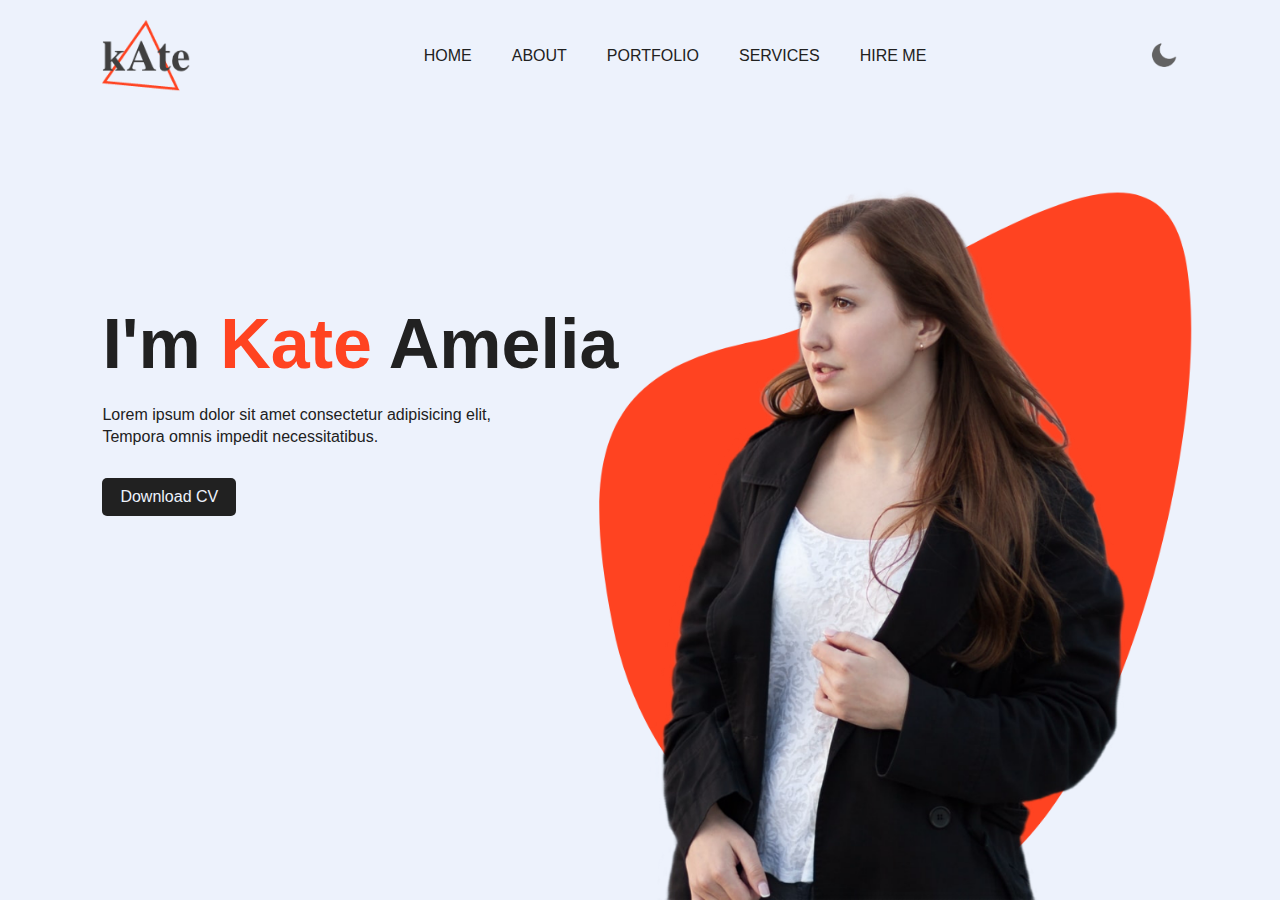
<file: Dark Mode Website/index.html>
<!DOCTYPE html>
<html lang="en">
  <head>
    <meta charset="UTF-8" />
    <meta http-equiv="X-UA-Compatible" content="IE=edge" />
    <meta name="viewport" content="width= , initial-scale=1.0" />
    <title>Portfolio Website</title>
    <link rel="stylesheet" href="style.css" />
    <link
      rel="stylesheet"
      href="https://cdnjs.cloudflare.com/ajax/libs/font-awesome/6.1.1/css/all.min.css"
      integrity="sha512-KfkfwYDsLkIlwQp6LFnl8zNdLGxu9YAA1QvwINks4PhcElQSvqcyVLLD9aMhXd13uQjoXtEKNosOWaZqXgel0g=="
      crossorigin="anonymous"
      referrerpolicy="no-referrer"
    />
  </head>
  <body>
    <section class="hero">
      <nav>
        <img src="images/logo.png" alt="logo" class="logo" />
        <ul>
          <li><a href="#">HOME</a></li>
          <li><a href="#">ABOUT</a></li>
          <li><a href="#">PORTFOLIO</a></li>
          <li><a href="#">SERVICES</a></li>
          <li><a href="#">HIRE ME</a></li>
        </ul>
        <img src="icons/moon.png" id="icon" />
      </nav>
      <section class="info">
        <h1>I'm <span>Kate</span> Amelia</h1>
        <p>
          Lorem ipsum dolor sit amet consectetur adipisicing elit,<br />
          Tempora omnis impedit necessitatibus.
        </p>
        <a href="#">Download CV</a>
      </section>
      <section class="img-box">
        <img src="images/pattern.png" class="black-img" />
        <img src="images/girl.png" class="main-img" />
      </section>
      <section class="socials">
        <a href=""><i class="fab fa-linkedin-in"></i></a>
        <a href=""><i class="fab fa-behance"></i></a>
        <a href=""><i class="fab fa-dribbble"></i></a>
      </section>
    </section>
    <script src="script.js"></script>
  </body>
</html>
</file>
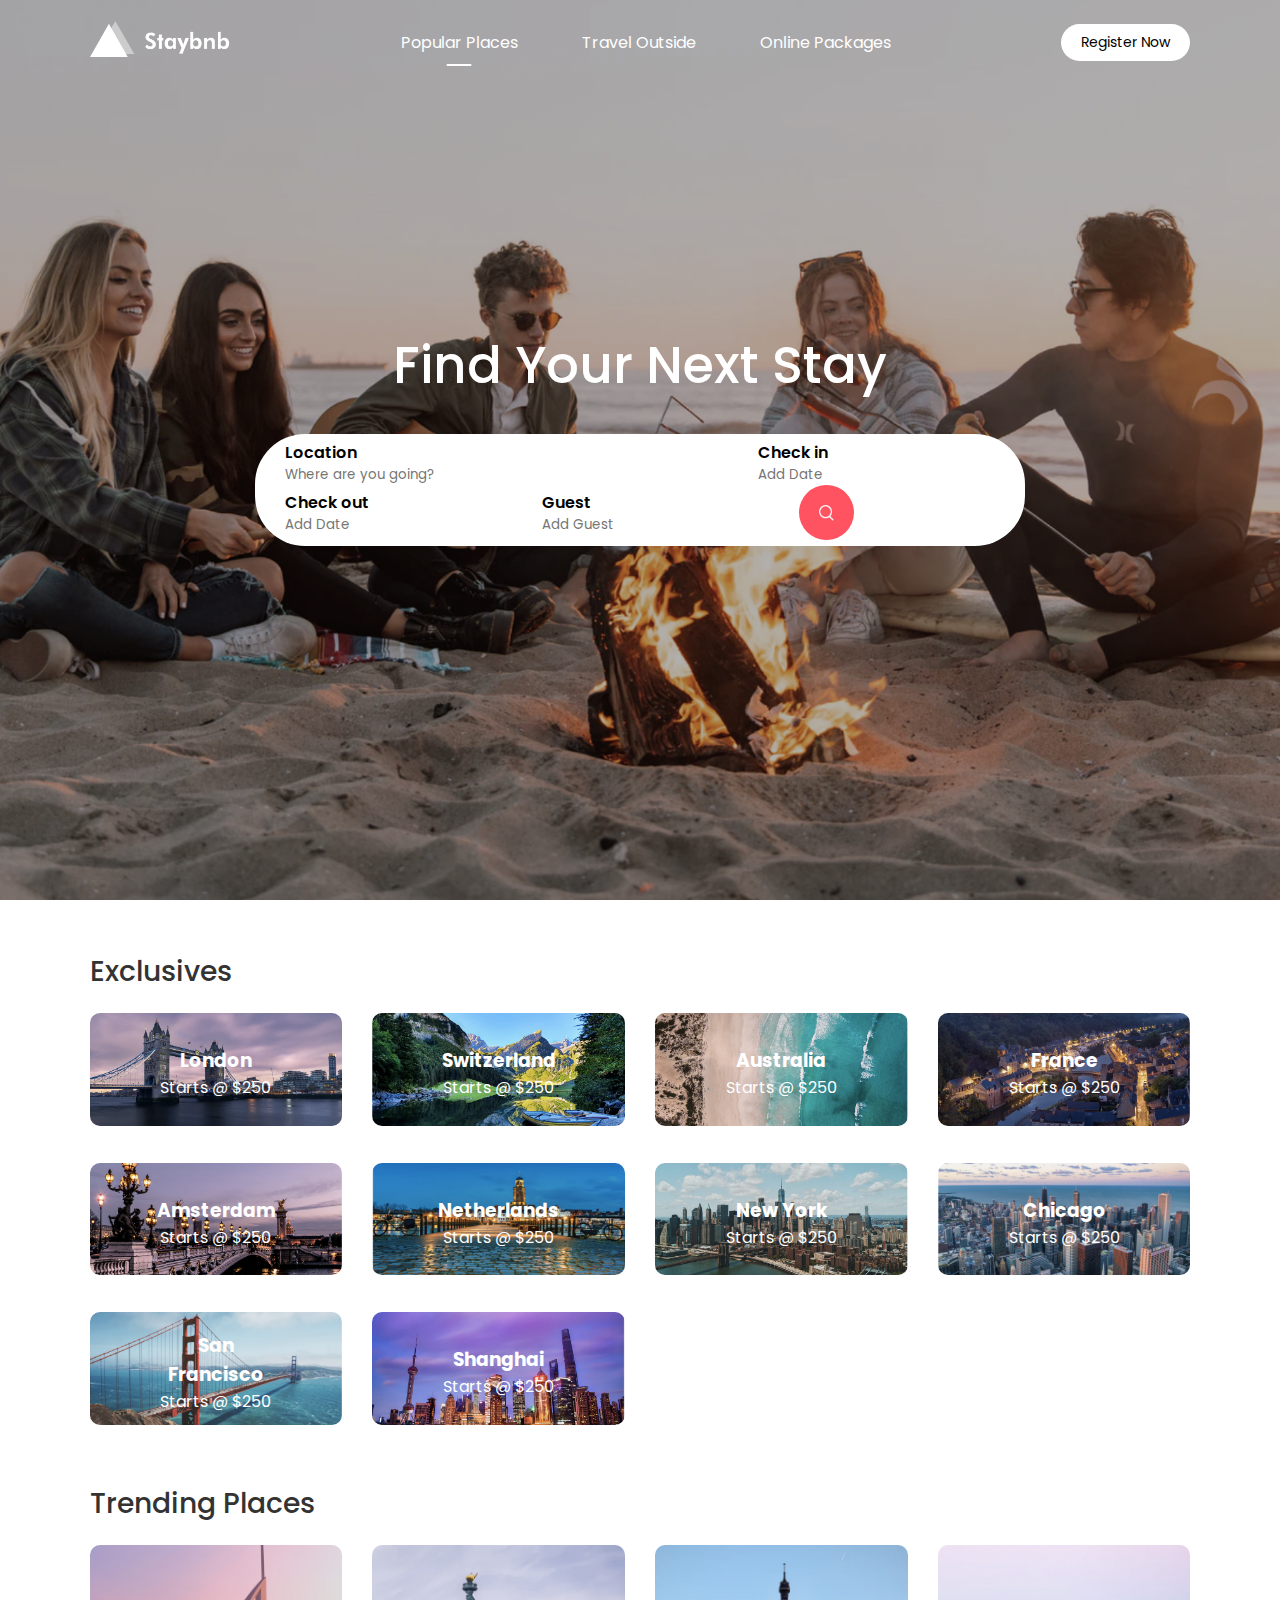
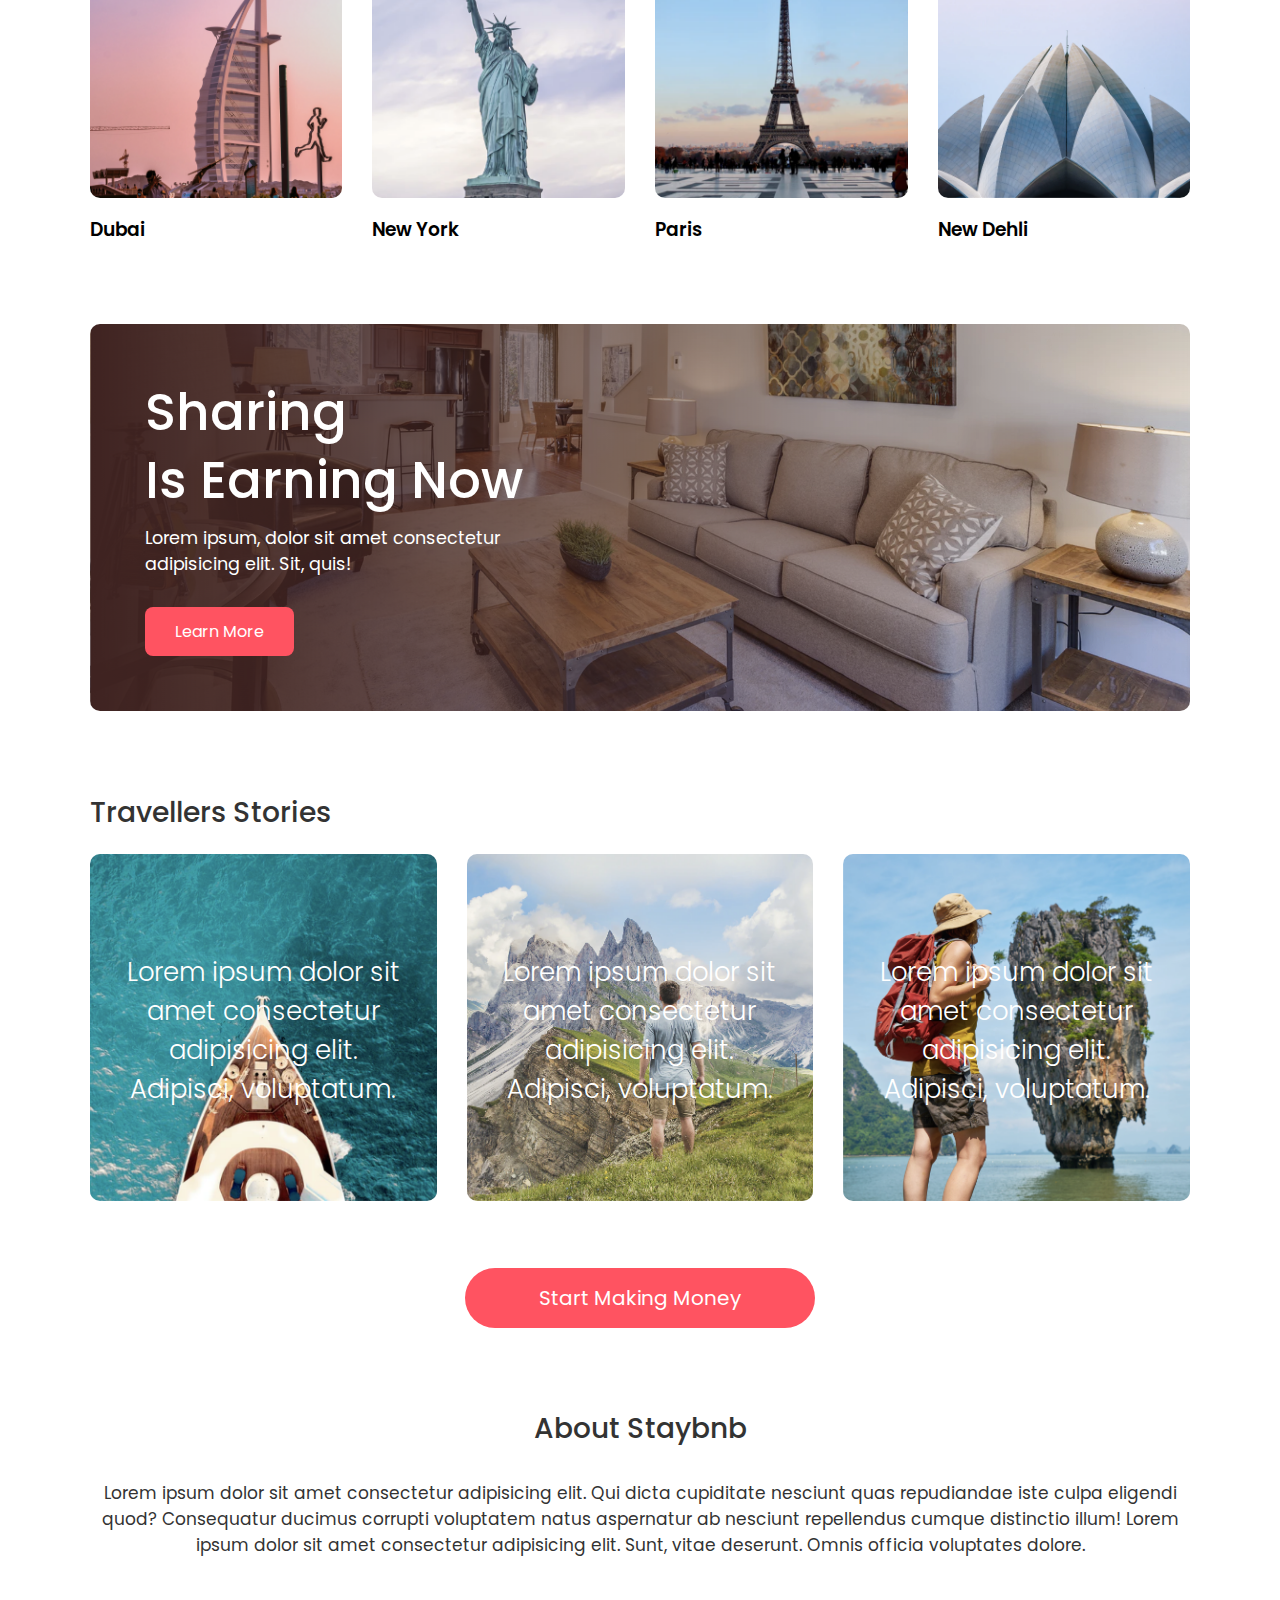
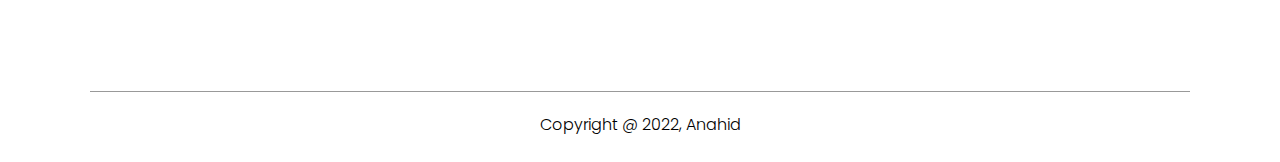
<file: Rental Website/index.html>
<!DOCTYPE html>
<html lang="en">
  <head>
    <meta charset="UTF-8" />
    <meta http-equiv="X-UA-Compatible" content="IE=edge" />
    <meta name="viewport" content="width=device-width, initial-scale=1.0" />
    <title>Rental Website</title>
    <link rel="stylesheet" href="style.css" />
    <link
      rel="stylesheet"
      href="https://cdnjs.cloudflare.com/ajax/libs/font-awesome/6.1.1/css/all.min.css"
      integrity="sha512-KfkfwYDsLkIlwQp6LFnl8zNdLGxu9YAA1QvwINks4PhcElQSvqcyVLLD9aMhXd13uQjoXtEKNosOWaZqXgel0g=="
      crossorigin="anonymous"
      referrerpolicy="no-referrer"
    />
  </head>
  <body>
    <!-- header -->
    <header>
      <nav id="navbar">
        <a href="index.html">
          <img src="images/logo.png" alt="logo" class="logo" />
        </a>
        <ul class="nav-links">
          <li><a href="#" class="active">Popular Places</a></li>
          <li><a href="#">Travel Outside</a></li>
          <li><a href="#">Online Packages</a></li>
        </ul>
        <a href="#" class="register-btn">Register Now</a>
        <i class="fas fa-bars"></i>
      </nav>
      <section class="container">
        <h1>Find Your Next Stay</h1>
        <section class="search-box">
          <form>
            <section class="location-input">
              <label for="">Location</label>
              <input type="text" placeholder="Where are you going?" />
            </section>
            <section>
              <label for="">Check in</label>
              <input type="text" placeholder="Add Date" />
            </section>
            <section>
              <label for="">Check out</label>
              <input type="text" placeholder="Add Date" />
            </section>
            <section>
              <label for="">Guest</label>
              <input type="text" placeholder="Add Guest" />
            </section>
            <button type="submit"><img src="images/search.png" /></button>
          </form>
        </section>
      </section>
    </header>

    <section class="container">
      <!-- Exclusives -->
      <h2 class="sub-title">Exclusives</h2>
      <section class="exclusives">
        <section>
          <img src="images/image-1.png" />
          <span>
            <h3>London</h3>
            <p>Starts @ $250</p>
          </span>
        </section>
        <section>
          <img src="images/image-2.png" />
          <span>
            <h3>Switzerland</h3>
            <p>Starts @ $250</p>
          </span>
        </section>
        <section>
          <img src="images/image-3.png" />
          <span>
            <h3>Australia</h3>
            <p>Starts @ $250</p>
          </span>
        </section>
        <section>
          <img src="images/image-4.png" />
          <span>
            <h3>France</h3>
            <p>Starts @ $250</p>
          </span>
        </section>
        <section>
          <img src="images/image-5.png" />
          <span>
            <h3>Amsterdam</h3>
            <p>Starts @ $250</p>
          </span>
        </section>
        <section>
          <img src="images/image-6.png" />
          <span>
            <h3>Netherlands</h3>
            <p>Starts @ $250</p>
          </span>
        </section>
        <section>
          <img src="images/image-7.png" />
          <span>
            <h3>New York</h3>
            <p>Starts @ $250</p>
          </span>
        </section>
        <section>
          <img src="images/image-8.png" />
          <span>
            <h3>Chicago</h3>
            <p>Starts @ $250</p>
          </span>
        </section>
        <section>
          <img src="images/image-9.png" />
          <span>
            <h3>San Francisco</h3>
            <p>Starts @ $250</p>
          </span>
        </section>
        <section>
          <img src="images/image-10.png" />
          <span>
            <h3>Shanghai</h3>
            <p>Starts @ $250</p>
          </span>
        </section>
      </section>
      <!-- Trending Places -->
      <h2 class="sub-title">Trending Places</h2>
      <section class="trending">
        <section>
          <img src="images/dubai.png" />
          <h3>Dubai</h3>
        </section>
        <section>
          <img src="images/new-york.png" />
          <h3>New York</h3>
        </section>
        <section>
          <img src="images/paris.png" />
          <h3>Paris</h3>
        </section>
        <section>
          <img src="images/new-delhi.png" />
          <h3>New Dehli</h3>
        </section>
      </section>

      <!-- casll to action -->
      <section class="cta">
        <h3>
          Sharing <br />
          Is Earning Now
        </h3>
        <p>
          Lorem ipsum, dolor sit amet consectetur <br />
          adipisicing elit. Sit, quis!
        </p>
        <a href="#" class="cta-btn">Learn More</a>
      </section>
      <!-- Travellers Stories -->
      <h2 class="sub-title">Travellers Stories</h2>
      <section class="stories">
        <section>
          <img src="images/story-1.png" />
          <p>
            Lorem ipsum dolor sit amet consectetur adipisicing elit. Adipisci,
            voluptatum.
          </p>
        </section>
        <section>
          <img src="images/story-2.png" />
          <p>
            Lorem ipsum dolor sit amet consectetur adipisicing elit. Adipisci,
            voluptatum.
          </p>
        </section>
        <section>
          <img src="images/story-3.png" />
          <p>
            Lorem ipsum dolor sit amet consectetur adipisicing elit. Adipisci,
            voluptatum.
          </p>
        </section>
      </section>

      <a href="#" class="start-btn">Start Making Money</a>

      <!-- about msg -->
      <section class="about-msg">
        <h2>About Staybnb</h2>
        <p>
          Lorem ipsum dolor sit amet consectetur adipisicing elit. Qui dicta
          cupiditate nesciunt quas repudiandae iste culpa eligendi quod?
          Consequatur ducimus corrupti voluptatem natus aspernatur ab nesciunt
          repellendus cumque distinctio illum! Lorem ipsum dolor sit amet
          consectetur adipisicing elit. Sunt, vitae deserunt. Omnis officia
          voluptates dolore.
        </p>
      </section>

      <!-- footer -->
      <footer>
        <a href="https://facebook.com/"><i class="fab fa-facebook"></i></a>
        <a href="https://twitter.com/"><i class="fab fa-twitter"></i></a>
        <a href="https://youtube.com/"><i class="fab fa-youtube"></i></a>
        <a href="https://instagram.com/"><i class="fab fa-instagram"></i></a>
        <a href="https://linkedin.com/"><i class="fab fa-linkedin"></i></a>
        <hr />
        <p>Copyright @ 2022, Anahid</p>
      </footer>
    </section>
    <script src="script.js"></script>
  </body>
</html>
</file>
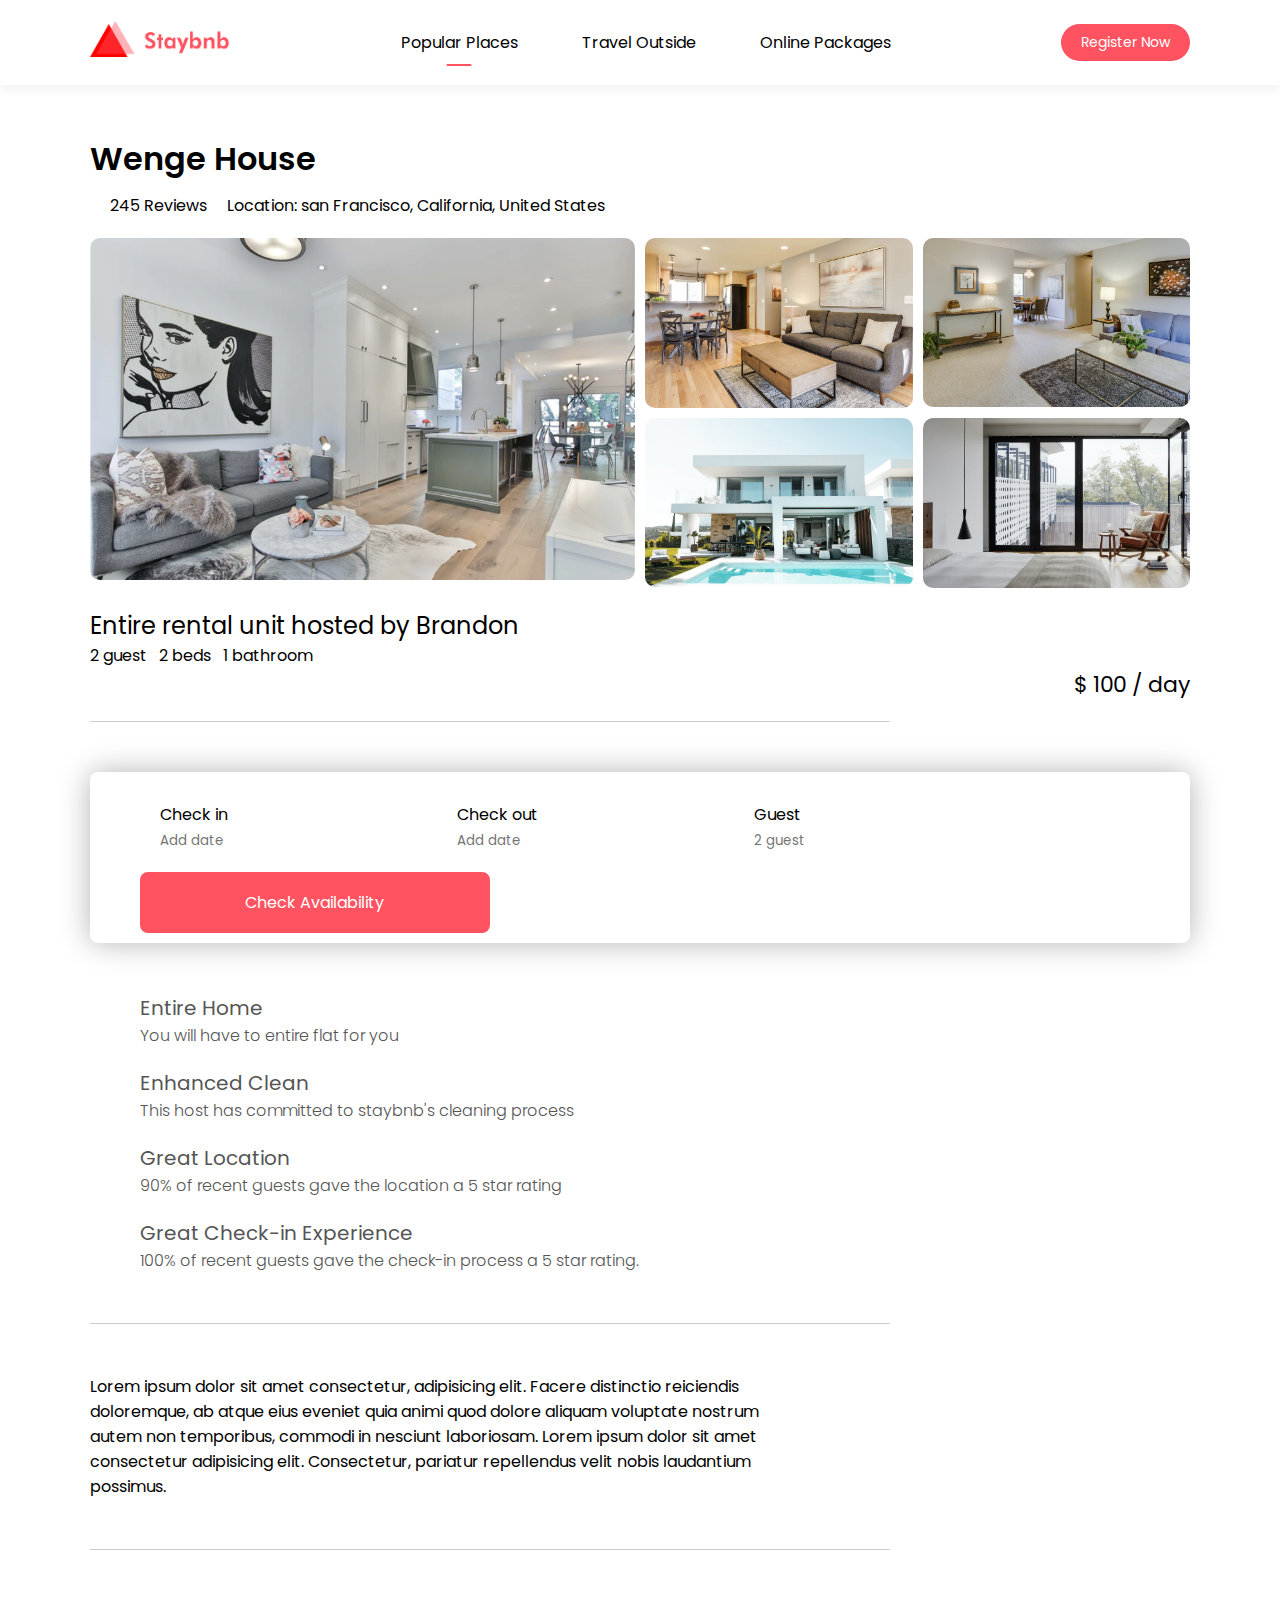
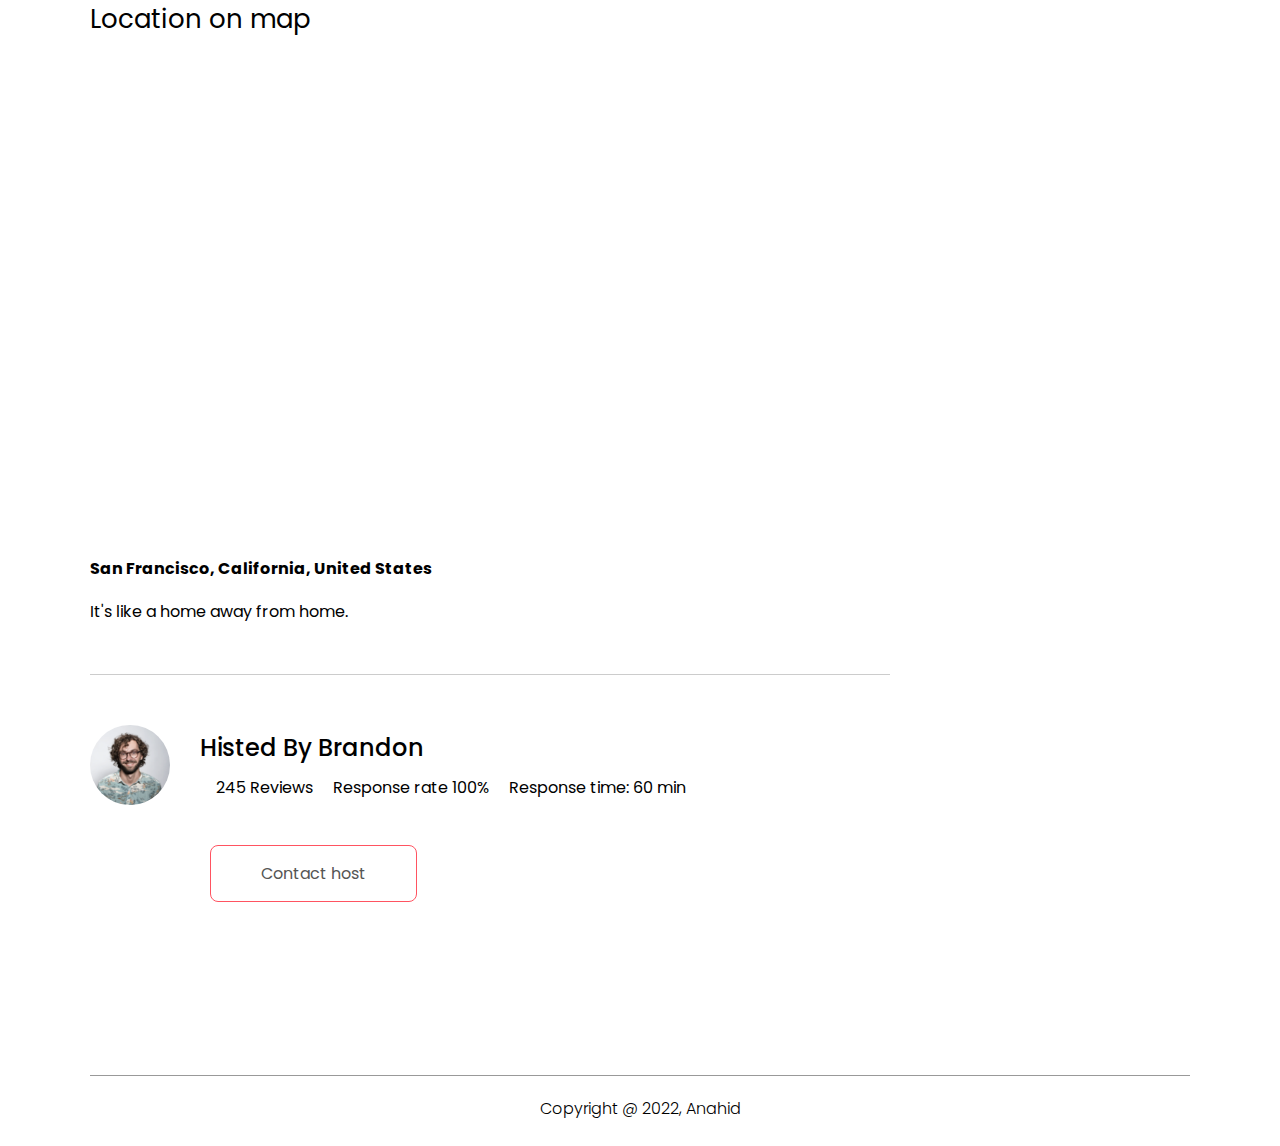
<file: Rental Website/house.html>
<!DOCTYPE html>
<html lang="en">
  <head>
    <meta charset="UTF-8" />
    <meta http-equiv="X-UA-Compatible" content="IE=edge" />
    <meta name="viewport" content="width=device-width, initial-scale=1.0" />
    <title>House Details</title>
    <link rel="stylesheet" href="style.css" />
    <link
      rel="stylesheet"
      href="https://cdnjs.cloudflare.com/ajax/libs/font-awesome/6.1.1/css/all.min.css"
      integrity="sha512-KfkfwYDsLkIlwQp6LFnl8zNdLGxu9YAA1QvwINks4PhcElQSvqcyVLLD9aMhXd13uQjoXtEKNosOWaZqXgel0g=="
      crossorigin="anonymous"
      referrerpolicy="no-referrer"
    />
  </head>
  <body>
    <!-- navbar -->
    <nav id="navbar" class="navbar-white">
      <a href="index.html">
        <img src="images/logo-red.png" alt="logo" class="logo" />
      </a>
      <ul class="nav-links">
        <li><a href="#" class="active">Popular Places</a></li>
        <li><a href="#">Travel Outside</a></li>
        <li><a href="listing.html">Online Packages</a></li>
      </ul>
      <a href="#" class="register-btn">Register Now</a>
      <i class="fas fa-bars"></i>
    </nav>

    <section class="container">
      <!-- house details -->
      <secction class="house-details">
        <!-- house title -->
        <section class="house-title">
          <h1>Wenge House</h1>
          <section class="row">
            <div>
              <i class="fas fa-star"></i>
              <i class="fas fa-star"></i>
              <i class="fas fa-star"></i>
              <i class="fas fa-star-half-alt"></i>
              <i class="far fa-star"></i>
              <span>245 Reviews</span>
            </div>
            <section>
              <p>Location: san Francisco, California, United States</p>
            </section>
          </section>
        </section>
        <!-- house gallery -->
        <section class="gallery">
          <section class="gallery-img-1">
            <img src="images/house-1.png" />
          </section>
          <section><img src="images/house-2.png" /></section>
          <section><img src="images/house-3.png" /></section>
          <section><img src="images/house-4.png" /></section>
          <section><img src="images/house-5.png" /></section>
        </section>
        <section class="small-details">
          <h2>Entire rental unit hosted by Brandon</h2>
          <p>2 guest &nbsp; 2 beds &nbsp; 1 bathroom</p>
          <h4>$ 100 / day</h4>
        </section>
        <hr class="line" />

        <!-- form -->
        <form class="check-form">
          <section>
            <label>Check in</label>
            <input type="text" placeholder="Add date" />
          </section>
          <section>
            <label>Check out</label>
            <input type="text" placeholder="Add date" />
          </section>
          <section class="guest-field">
            <label>Guest</label>
            <input type="text" placeholder="2 guest" />
          </section>
          <button type="submit">Check Availability</button>
        </form>
      </secction>

      <!-- details list -->
      <ul class="details-list">
        <li>
          <i class="fas fa-house"></i>
          Entire Home
          <span>You will have to entire flat for you</span>
        </li>
        <li>
          <i class="fas fa-paint-brush"></i>
          Enhanced Clean
          <span>This host has committed to staybnb's cleaning process</span>
        </li>
        <li>
          <i class="fas fa-map-marked-alt"></i>
          Great Location
          <span>90% of recent guests gave the location a 5 star rating</span>
        </li>
        <li>
          <i class="fas fa-heart"></i>
          Great Check-in Experience
          <span
            >100% of recent guests gave the check-in process a 5 star
            rating.</span
          >
        </li>
      </ul>

      <hr class="line" />

      <p class="home-desc">
        Lorem ipsum dolor sit amet consectetur, adipisicing elit. Facere
        distinctio reiciendis doloremque, ab atque eius eveniet quia animi quod
        dolore aliquam voluptate nostrum autem non temporibus, commodi in
        nesciunt laboriosam. Lorem ipsum dolor sit amet consectetur adipisicing
        elit. Consectetur, pariatur repellendus velit nobis laudantium possimus.
      </p>
      <hr class="line" />

      <!-- Map -->
      <section class="map">
        <h3>Location on map</h3>
        <iframe
          src="https://www.google.com/maps/embed?pb=!1m18!1m12!1m3!1d100939.98555120401!2d-122.50764008500157!3d37.75781499644896!2m3!1f0!2f0!3f0!3m2!1i1024!2i768!4f13.1!3m3!1m2!1s0x80859a6d00690021%3A0x4a501367f076adff!2sSan%20Francisco%2C%20CA%2C%20USA!5e0!3m2!1sen!2sge!4v1649318178478!5m2!1sen!2sge"
          width="600"
          height="450"
          style="border: 0"
          allowfullscreen=""
          loading="lazy"
          referrerpolicy="no-referrer-when-downgrade"
        ></iframe>
        <b>San Francisco, California, United States </b>
        <p>It's like a home away from home.</p>
      </section>

      <hr class="line" />

      <!-- host -->
      <section class="host">
        <img src="images/host.png" />
        <section>
          <h2>Histed By Brandon</h2>
          <p>
            <span>
              <i class="fas fa-star"></i>
              <i class="fas fa-star"></i>
              <i class="fas fa-star"></i>
              <i class="fas fa-star"></i>
              <i class="fas fa-star-half-alt"></i>
            </span>
            &nbsp; &nbsp; 245 Reviews &nbsp; &nbsp; Response rate 100% &nbsp;
            &nbsp; Response time: 60 min
          </p>
        </section>
      </section>
      <a href="#" class="contact-host">Contact host</a>
      <!-- footer -->
      <footer>
        <a href="https://facebook.com/"><i class="fab fa-facebook"></i></a>
        <a href="https://twitter.com/"><i class="fab fa-twitter"></i></a>
        <a href="https://youtube.com/"><i class="fab fa-youtube"></i></a>
        <a href="https://instagram.com/"><i class="fab fa-instagram"></i></a>
        <a href="https://linkedin.com/"><i class="fab fa-linkedin"></i></a>
        <hr />
        <p>Copyright @ 2022, Anahid</p>
      </footer>
    </section>
    <script src="script.js"></script>
  </body>
</html>
</file>
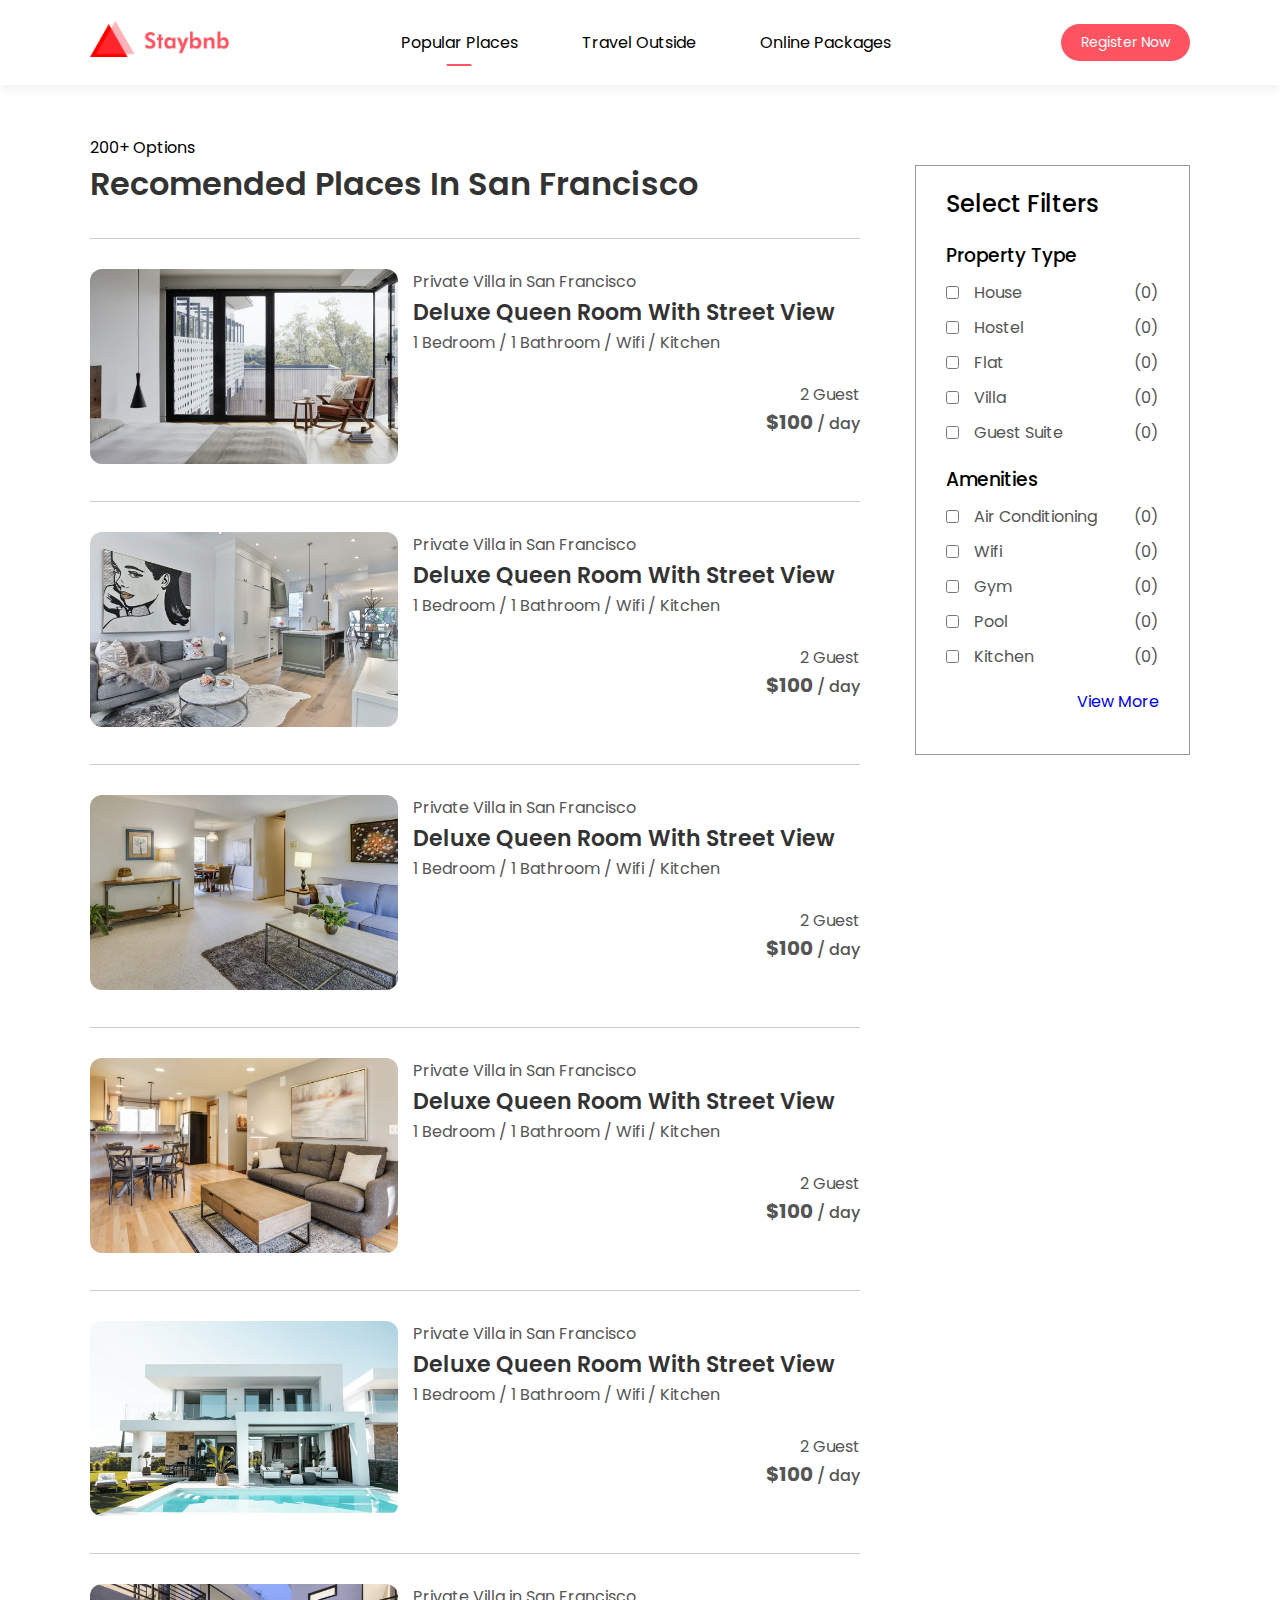
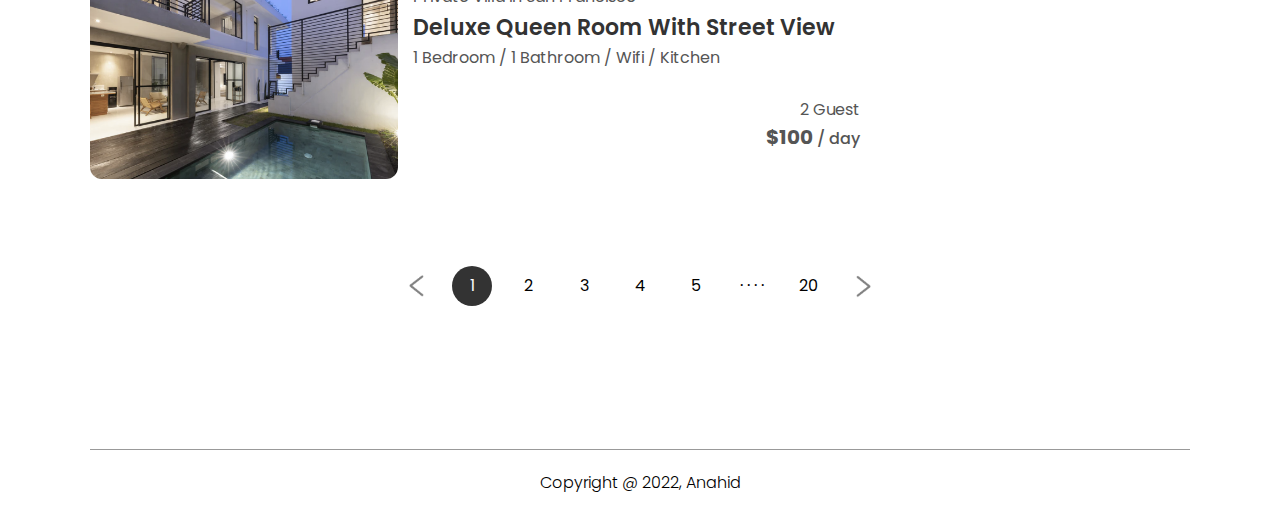
<file: Rental Website/listing.html>
<!DOCTYPE html>
<html lang="en">
  <head>
    <meta charset="UTF-8" />
    <meta http-equiv="X-UA-Compatible" content="IE=edge" />
    <meta name="viewport" content="width=device-width, initial-scale=1.0" />
    <title>House Lists</title>
    <link rel="stylesheet" href="style.css" />
    <link
      rel="stylesheet"
      href="https://cdnjs.cloudflare.com/ajax/libs/font-awesome/6.1.1/css/all.min.css"
      integrity="sha512-KfkfwYDsLkIlwQp6LFnl8zNdLGxu9YAA1QvwINks4PhcElQSvqcyVLLD9aMhXd13uQjoXtEKNosOWaZqXgel0g=="
      crossorigin="anonymous"
      referrerpolicy="no-referrer"
    />
  </head>
  <body>
    <!-- navbar -->
    <nav id="navbar" class="navbar-white">
      <a href="index.html">
        <img src="images/logo-red.png" alt="logo" class="logo" />
      </a>
      <ul class="nav-links">
        <li><a href="#" class="active">Popular Places</a></li>
        <li><a href="#">Travel Outside</a></li>
        <li><a href="listing.html">Online Packages</a></li>
      </ul>
      <a href="#" class="register-btn">Register Now</a>
      <i class="fas fa-bars"></i>
    </nav>

    <section class="container">
      <!-- list -->

      <section class="list-container">
        <section class="left-col">
          <p>200+ Options</p>
          <h1>Recomended Places In San Francisco</h1>
          <section class="house">
            <section class="house-img">
              <img src="images/image-s1.png" alt="" />
            </section>
            <section class="house-info">
              <p>Private Villa in San Francisco</p>
              <h3>Deluxe Queen Room With Street View</h3>
              <p>1 Bedroom / 1 Bathroom / Wifi / Kitchen</p>
              <i class="fas fa-star"></i>
              <i class="fas fa-star"></i>
              <i class="fas fa-star"></i>
              <i class="fas fa-star-half-alt"></i>
              <i class="far fa-star"></i>
              <section class="house-price">
                <p>2 Guest</p>
                <h4>$100 <span>/ day</span></h4>
              </section>
            </section>
          </section>

          <section class="house">
            <section class="house-img">
              <img src="images/image-s2.png" alt="" />
            </section>
            <section class="house-info">
              <p>Private Villa in San Francisco</p>
              <h3>Deluxe Queen Room With Street View</h3>
              <p>1 Bedroom / 1 Bathroom / Wifi / Kitchen</p>
              <i class="fas fa-star"></i>
              <i class="fas fa-star"></i>
              <i class="fas fa-star"></i>
              <i class="fas fa-star-half-alt"></i>
              <i class="far fa-star"></i>
              <section class="house-price">
                <p>2 Guest</p>
                <h4>$100 <span>/ day</span></h4>
              </section>
            </section>
          </section>
          <section class="house">
            <section class="house-img">
              <img src="images/image-s3.png" alt="" />
            </section>
            <section class="house-info">
              <p>Private Villa in San Francisco</p>
              <h3>Deluxe Queen Room With Street View</h3>
              <p>1 Bedroom / 1 Bathroom / Wifi / Kitchen</p>
              <i class="fas fa-star"></i>
              <i class="fas fa-star"></i>
              <i class="fas fa-star"></i>
              <i class="fas fa-star-half-alt"></i>
              <i class="far fa-star"></i>
              <section class="house-price">
                <p>2 Guest</p>
                <h4>$100 <span>/ day</span></h4>
              </section>
            </section>
          </section>
          <section class="house">
            <section class="house-img">
              <img src="images/image-s4.png" alt="" />
            </section>
            <section class="house-info">
              <p>Private Villa in San Francisco</p>
              <h3>Deluxe Queen Room With Street View</h3>
              <p>1 Bedroom / 1 Bathroom / Wifi / Kitchen</p>
              <i class="fas fa-star"></i>
              <i class="fas fa-star"></i>
              <i class="fas fa-star"></i>
              <i class="fas fa-star-half-alt"></i>
              <i class="far fa-star"></i>
              <section class="house-price">
                <p>2 Guest</p>
                <h4>$100 <span>/ day</span></h4>
              </section>
            </section>
          </section>

          <section class="house">
            <section class="house-img">
              <img src="images/image-s5.png" alt="" />
            </section>
            <section class="house-info">
              <p>Private Villa in San Francisco</p>
              <h3>Deluxe Queen Room With Street View</h3>
              <p>1 Bedroom / 1 Bathroom / Wifi / Kitchen</p>
              <i class="fas fa-star"></i>
              <i class="fas fa-star"></i>
              <i class="fas fa-star"></i>
              <i class="fas fa-star-half-alt"></i>
              <i class="far fa-star"></i>
              <section class="house-price">
                <p>2 Guest</p>
                <h4>$100 <span>/ day</span></h4>
              </section>
            </section>
          </section>

          <section class="house">
            <section class="house-img">
              <img src="images/image-s6.png" alt="" />
            </section>
            <section class="house-info">
              <p>Private Villa in San Francisco</p>
              <h3>Deluxe Queen Room With Street View</h3>
              <p>1 Bedroom / 1 Bathroom / Wifi / Kitchen</p>
              <i class="fas fa-star"></i>
              <i class="fas fa-star"></i>
              <i class="fas fa-star"></i>
              <i class="fas fa-star-half-alt"></i>
              <i class="far fa-star"></i>
              <section class="house-price">
                <p>2 Guest</p>
                <h4>$100 <span>/ day</span></h4>
              </section>
            </section>
          </section>
        </section>

        <section class="right-col">
          <section class="sidebar">
            <h2>Select Filters</h2>
            <h3>Property Type</h3>
            <section class="filter">
              <input type="checkbox" />
              <p>House</p>
              <span>(0)</span>
            </section>
            <section class="filter">
              <input type="checkbox" />
              <p>Hostel</p>
              <span>(0)</span>
            </section>
            <section class="filter">
              <input type="checkbox" />
              <p>Flat</p>
              <span>(0)</span>
            </section>
            <section class="filter">
              <input type="checkbox" />
              <p>Villa</p>
              <span>(0)</span>
            </section>
            <section class="filter">
              <input type="checkbox" />
              <p>Guest Suite</p>
              <span>(0)</span>
            </section>

            <h3>Amenities</h3>
            <section class="filter">
              <input type="checkbox" />
              <p>Air Conditioning</p>
              <span>(0)</span>
            </section>
            <section class="filter">
              <input type="checkbox" />
              <p>Wifi</p>
              <span>(0)</span>
            </section>
            <section class="filter">
              <input type="checkbox" />
              <p>Gym</p>
              <span>(0)</span>
            </section>
            <section class="filter">
              <input type="checkbox" />
              <p>Pool</p>
              <span>(0)</span>
            </section>
            <section class="filter">
              <input type="checkbox" />
              <p>Kitchen</p>
              <span>(0)</span>
            </section>
            <section class="sidebar-link">
              <a href="#">View More</a>
            </section>
          </section>
        </section>

        <!-- pagination -->
      </section>
      <section class="pagination">
        <img src="images/arrow.png" />
        <span class="current">1</span>
        <span>2</span>
        <span>3</span>
        <span>4</span>
        <span>5</span>
        <span>&middot; &middot; &middot; &middot;</span>
        <span>20</span>
        <img src="images/arrow.png" class="right-arrow" />
      </section>
      <!-- footer -->
      <footer>
        <a href="https://facebook.com/"><i class="fab fa-facebook"></i></a>
        <a href="https://twitter.com/"><i class="fab fa-twitter"></i></a>
        <a href="https://youtube.com/"><i class="fab fa-youtube"></i></a>
        <a href="https://instagram.com/"><i class="fab fa-instagram"></i></a>
        <a href="https://linkedin.com/"><i class="fab fa-linkedin"></i></a>
        <hr />
        <p>Copyright @ 2022, Anahid</p>
      </footer>
    </section>

    <script src="script.js"></script>
  </body>
</html>
</file>
<file: Dark Mode Website/style.css>
* {
  margin: 0;
  padding: 0;
}
:root {
  --primary-color: #edf2fc;
  --secondary-color: #212121;
}
.dark {
  --primary-color: #000106;
  --secondary-color: #fff;
}
.hero {
  height: 100vh;
  width: 100%;
  background: var(--primary-color);
  font-family: sans-serif;
  position: relative;
}

#icon {
  width: 30px;
  cursor: pointer;
}
nav {
  width: 84%;
  margin: auto;
  padding: 20px 0;
  display: flex;
  align-items: center;
  justify-content: space-between;
  text-align: right;
}
nav ul {
  display: flex;
  text-align: right;
}

.logo {
  width: 100px;
  cursor: pointer;
}
nav ul li {
  display: inline-block;
  list-style: none;
  margin: 10px 20px;
}
nav ul li a {
  text-decoration: none;
  color: var(--secondary-color);
}
nav ul li a:hover {
  color: #ff4321;
}
.info {
  margin-left: 8%;
  margin-top: 15%;
}
.info h1 {
  font-size: 70px;
  color: var(--secondary-color);
  margin-bottom: 20px;
}
span {
  color: #ff4321;
}
.info p {
  color: var(--secondary-color);
  line-height: 22px;
}
.info a {
  background: var(--secondary-color);
  padding: 10px 18px;
  text-decoration: none;
  color: var(--primary-color);
  display: inline-block;
  margin: 30px 0;
  border-radius: 5px;
}
.img-box {
  width: 45%;
  height: 80%;
  position: absolute;
  bottom: 0;
  right: 100px;
}
.img-box img {
  height: 100%;
  position: absolute;
  left: 50%;
  bottom: 0;
  transform: translateX(-50%);
  transition: bottom 1s, left 1s;
}
.img-box:hover .black-img {
  bottom: 40px;
}
.img-box:hover .main-img {
  left: 54%;
}
.socials {
  margin-left: 8%;
  margin-top: 100px;
}
.socials a {
  font-size: 30px;
  color: var(--secondary-color);
  margin-right: 20px;
}
.socials a:hover {
  color: #ff4321;
}
</file>
<file: Rental Website/style.css>
@import url("https://fonts.googleapis.com/css2?family=Poppins:wght@300;400;500;700&display=swap");

* {
  margin: 0;
  padding: 0;
  box-sizing: border-box;
  font-family: "Poppins", sans-serif;
  text-decoration: none;
  list-style: none;
  border: none;
  outline: none;
}
/* -----------header------------ */
header {
  min-height: 100vh;
  width: 100%;
  background-image: linear-gradient(rgba(0, 0, 0, 0.3), rgba(0, 0, 0, 0.3)),
    url(images/banner.png);
  background-size: cover;
  background-position: center;
}

nav {
  display: flex;
  align-items: center;
  justify-content: space-between;
  padding: 20px 7%;
}
.logo {
  width: 140px;
  cursor: pointer;
}

.nav-links li {
  list-style: none;
  display: inline-block;
  margin: 10px 30px;
}
.nav-links li a {
  text-decoration: none;
  color: #fff;
}

.register-btn {
  background: #fff;
  color: #000;
  padding: 8px 20px;
  border-radius: 20px;
  text-decoration: none;
  font-size: 14px;
}
.container {
  padding: 0 7%;
}

header h1 {
  font-size: 4vw;
  font-weight: 500;
  color: #fff;
  text-align: center;
  padding-top: 22%;
}
.search-box {
  background: #fff;
  width: 70%;
  margin: 30px auto;
  padding: 6px 10px 6px 30px;
  border-radius: 50px;
}

.search-box form {
  display: flex;
  align-items: center;
  flex-wrap: wrap;
}
.search-box form input {
  display: block;
  border: 0;
  background: transparent;
  outline: none;
}
.search-box form button {
  background: #ff5361;
  width: 55px;
  height: 55px;
  border-radius: 50%;
  outline: none;
  cursor: pointer;
  border: 0;
}

.search-box form button img {
  width: 15px;
  margin-top: 7px;
}
.location-input {
  flex: 1;
}
.location-input::placeholder {
  overflow: visible;
}
.search-box form label {
  font-weight: 600;
}

/* -------Exclusives---------- */

.sub-title {
  margin: 50px 0 20px;
  font-size: 2.2vw;
  font-weight: 500;
  color: #333;
}
.exclusives {
  display: grid;
  grid-template-columns: repeat(auto-fit, minmax(200px, 1fr));
  grid-gap: 30px;
}
.exclusives section img {
  width: 100%;
  border-radius: 10px;
}
.exclusives section {
  position: relative;
}

.exclusives section span {
  position: absolute;
  top: 50%;
  left: 50%;
  transform: translate(-50%, -50%);
  text-align: center;
  color: #fff;
}
/* -----------Trending Places-------------- */

.trending {
  display: grid;
  grid-template-columns: repeat(auto-fit, minmax(200px, 1fr));
  grid-gap: 30px;
  margin-bottom: 30px;
}
.trending section img {
  width: 100%;
  border-radius: 10px;
}
.trending h3 {
  margin-top: 10px;
  font-weight: 600;
}
/* -------call to action----------- */
.cta {
  margin: 80px 0;
  background-image: linear-gradient(to right, #3f2321, transparent),
    url(images/banner-2.png);
  background-size: cover;
  background-position: center;
  border-radius: 10px;
  padding: 5%;
  color: #fff;
}
.cta h3 {
  font-size: 4vw;
  line-height: 5.3vw;
  font-weight: 500;
}

.cta p {
  font-size: 1.1rem;
  margin: 10px 0;
}

.cta-btn {
  background: #ff5361;
  color: #fff;
  padding: 12px 30px;
  border-radius: 8px;
  margin-top: 20px;
  display: inline-block;
}

/* ---------Travelers Stories--------- */
.stories {
  display: grid;
  grid-template-columns: repeat(auto-fit, minmax(200px, 1fr));
  grid-gap: 30px;
  margin-bottom: 30px;
}

.stories section img {
  width: 100%;
  border-radius: 10px;
}

.stories section {
  position: relative;
  text-align: center;
}

.stories p {
  width: 80%;
  position: absolute;
  top: 50%;
  left: 50%;
  transform: translate(-50%, -50%);
  color: #fff;
  font-size: 26px;
  font-weight: 300;
}

.start-btn {
  background: #ff5361;
  color: #fff;
  width: 80%;
  max-width: 350px;
  display: block;
  text-align: center;
  margin: 60px auto;
  border-radius: 30px;
  padding: 15px;
  font-size: 20px;
}

/* --------------about-msg-------------- */

.about-msg {
  text-align: center;
  margin: 80px 0;
  color: #333;
  font-size: 17px;
}

.about-msg h2 {
  font-size: 28px;
  margin-bottom: 30px;
  font-weight: 500;
}

/* ---------footer-------- */
footer {
  margin: 80px 0 10px;
  text-align: center;
}

footer a {
  color: #999;
  font-size: 22px;
  margin: 0 10px;
}

footer hr {
  background: #999;
  height: 1px;
  width: 100%;
  border: 0;
  margin: 20px 0;
}
footer p {
  padding-bottom: 15px;
  font-weight: 300;
}

.active {
  position: relative;
}

.active::after {
  content: "";
  background: #fff;
  width: 25px;
  height: 2px;
  position: absolute;
  left: 50%;
  transform: translateX(-50%);
  bottom: -12px;
  border-radius: 2px;
}

nav .fa-bars {
  display: none;
}

/* ---------media queries--------- */

@media only screen and (max-width: 700px) {
  .logo {
    position: fixed;
    top: 4%;
    left: 7%;
  }

  nav {
    position: fixed;
    top: 0;
    z-index: 100;
    display: inline-block;
    width: 100%;
    padding: 100px 7% 0;
    background: #000;
    text-align: right;
    max-height: 100px;
    overflow: hidden;
    transition: max-height 0.5s;
  }

  nav .nav-links li {
    margin: 10px 0;
    display: block;
  }
  .register-btn {
    margin: 15px 0 30px;
    display: inline-block;
  }

  nav .fa-bars {
    display: block;
    position: fixed;
    top: 4%;
    right: 7%;
    color: #fff;
    font-size: 28px;
  }

  .active::after {
    left: -40px;
    transform: translateX(0, -50%);
    bottom: 50%;
  }

  .hidemenu {
    max-height: 300px;
  }

  header h1 {
    padding-top: 120px;
    font-size: 7vw;
  }

  .search-box {
    width: 90%;
    margin: 30px auto;
    padding: 20px 10px 30px;
    border-radius: 5px;
  }
  .search-box form {
    display: block;
  }
  .search-box form input {
    border-bottom: 1px solid #ddd;
    width: 100%;
    margin-bottom: 10px;
    margin-top: 10px;
    padding-bottom: 10px;
  }
  .search-box form button {
    position: absolute;
    bottom: 0;
    left: 50%;
    transform: translate(-50%, -150%);
  }
  .sub-title {
    font-size: 6vw;
  }

  .cta {
    padding: 15% 5%;
  }
  .cta h3 {
    font-size: 7vw;
    line-height: 8vw;
  }
  .cta p {
    font-size: 14px;
  }
  .cta-btn {
    padding: 6px 15px;
    border-radius: 4px;
    margin-top: 10px;
    font-size: 14px;
  }
  .stories p {
    font-size: 22px;
  }
  .about-msg {
    font-size: 15px;
  }
}

/* ---------------listing page------------- */
.navbar-white {
  background: #fff;
  box-shadow: 0 5px 10px rgba(0, 0, 0, 0.05);
}
.navbar-white .nav-links li a {
  color: #000;
}
.navbar-white .register-btn {
  background: #ff5361;
  color: #fff;
}

.navbar-white .fa-bars {
  color: #000;
}
.navbar-white .active::after {
  background: #ff5361;
}
.list-container {
  margin-top: 50px;
  display: flex;
  flex-wrap: wrap;
  justify-content: space-between;
}
.left-col {
  flex-basis: 70%;
}

.right-col {
  flex-basis: 25%;
}

.left-col h1 {
  color: #333;
  font-weight: 600;
  margin-bottom: 30px;
}

.house {
  display: flex;
  justify-content: space-between;
  flex-wrap: wrap;
  padding: 30px 0;
  border-top: 1px solid #ccc;
}

.house-img {
  flex-basis: 40%;
}

.house-info {
  flex-basis: 58%;
  color: #555;
}

.house-img img {
  width: 100%;
  border-radius: 12px;
}

.house-info h3 {
  font-weight: 600;
  color: #333;
  font-size: 22px;
  margin: 0.1rem 0;
}
.house-info i {
  color: #ff5361;
  font-size: 18px;
  margin: 10px 1px;
}
.house-price {
  text-align: right;
}
.house-price h4 {
  font-size: 20px;
}
.house-price h4 span {
  font-size: 16px;
  font-weight: 500;
}

.sidebar {
  border: 1px solid #999;
  padding: 20px 30px;
  margin-top: 30px;
}

.sidebar h2 {
  font-weight: 500;
}

.sidebar h3 {
  font-weight: 500;
  margin: 20px 0 10px;
}

.filter {
  display: flex;
  align-items: center;
  color: #555;
  margin-bottom: 10px;
}
.filter p {
  flex: 1;
}

.filter input {
  margin-right: 15px;
  cursor: pointer;
}

.sidebar-link {
  text-align: right;
  margin: 20px 0;
  color: #000;
}

.pagination {
  display: flex;
  align-items: center;
  justify-content: center;
  margin: 40px 0;
}

.pagination img {
  width: 15px;
  margin: 10px 20px;
}

.right-arrow {
  transform: rotate(180deg);
}

.pagination span {
  margin: 10px 8px;
  width: 40px;
  line-height: 40px;
  text-align: center;
  border-radius: 50%;
  cursor: pointer;
}

.pagination .current {
  background: #333;
  color: #fff;
}

/* ------media queries for listing page------- */
@media only screen and (max-width: 700px) {
  .list-container {
    margin-top: 150px;
  }
  .left-col,
  .right-col,
  .house-img,
  .house-info {
    flex-basis: 100%;
  }
  .left-col h1 {
    font-size: 22px;
  }
  .house-info h3 {
    font-size: 18px;
  }
  .house-info i {
    font-size: 16px;
  }
  .pagination span {
    margin: 10px 2px;
    width: 30px;
    height: 30px;
    line-height: 30px;
    font-size: 12px;
  }
}

/* ----------house details page---------- */

.house-title {
  margin-top: 50px;
}
.house-title h1 {
  font-weight: 600;
}
.house-title .row {
  display: flex;
  flex-wrap: wrap;
  align-items: center;
  margin: 10px 0;
}
.house-title span {
  margin: 0 20px;
}

.house-title i {
  color: #ff5361;
  font-size: 14px;
}

/* -----------gallery----------- */
.gallery {
  display: grid;
  grid-gap: 10px;
  grid-template-areas: "first first . ." "first first . .";
  margin: 20px 0;
}

.gallery section img {
  width: 100%;
  display: block;
  border-radius: 10px;
}

.gallery-img-1 {
  grid-area: first;
}

/* ---------small details-------- */

.small-details h2 {
  font-weight: 400;
}
.small-details h4 {
  text-align: right;
  font-size: 22px;
  font-weight: 400;
}
.line {
  border: 0;
  height: 1px;
  background: #ccc;
  width: 100%;
  max-width: 800px;
  margin: 20px 0 50px;
}
/* ------------------form----------------- */
.check-form {
  margin: 30px 0;
  background: #fff;
  box-shadow: 0 0 30px rgba(0, 0, 0, 0.3);
  border-radius: 8px;
  display: flex;
  flex-wrap: wrap;
  align-items: center;
  padding: 10px 50px;
}

.check-form label {
  display: block;
}

.check-form section {
  padding: 20px;
}

.check-form input {
  background: transparent;
}

.check-form button {
  background: #ff5361;
  color: #fff;
  padding: 18px;
  width: 350px;
  font-size: 16px;
  border-radius: 8px;
  cursor: pointer;
}

.guest-field {
  flex: 1;
}

/* ------------details list---------- */

.details-list {
  margin: 50px 0;
}

.details-list li {
  margin-left: 50px;
  font-size: 20px;
  font-weight: 400;
  margin-bottom: 20px;
  color: #555;
  position: relative;
}

.details-list li span {
  display: block;
  font-weight: 300;
  font-size: 16px;
}

.details-list li i {
  position: absolute;
  top: 5px;
  left: -40px;
}

.home-desc {
  max-width: 700px;
  margin-bottom: 50px;
}

/* ---------------map------------- */
.map {
  margin: 50px 0;
}

.map iframe {
  width: 100%;
  margin-bottom: 30px;
}

.map h3 {
  font-size: 26px;
  font-weight: 400;
  margin-bottom: 30px;
}

.map b {
  display: block;
  margin-bottom: 18px;
}

/* -------------------host-------------- */
.host {
  display: flex;
  align-items: center;
}

.host img {
  width: 80px;
  border-radius: 50%;
  margin-right: 30px;
}
.host h2 {
  margin-bottom: 10px;
  font-weight: 500;
}
.host i {
  color: #ff5361;
}
.contact-host {
  display: inline-block;
  margin: 40px 0 40px 120px;
  color: #555;
  padding: 15px 50px;
  border: 1px solid #ff5361 !important;
  border-radius: 8px;
}

/* ----------house details media queries----------- */
@media only screen and (max-width: 700px) {
  .house-details {
    margin-top: 120px;
    display: block;
  }
  .row p {
    margin-top: 10px;
  }
  .gallery {
    grid-template-areas: "first first" ". ." ". .";
  }
  .small-details h2 {
    font-size: 20px;
    margin-top: 24px;
  }
  .small-details h4 {
    text-align: left;
    margin: 10px 0;
    font-size: 18px;
  }
  .check-form {
    padding: 10px 30px;
  }
  .check-form section {
    padding: 20px 0;
    width: 100%;
  }
  .check-form input {
    border-bottom: 1px solid #ccc;
    width: 100%;
    padding-bottom: 5px;
  }
  .check-form button {
    font-size: 14px;
    margin-top: 10px;
    margin-bottom: 15px;
    border-radius: 4px;
  }
  .host {
    display: block;
    line-height: 28px;
  }
  .contact-host {
    margin: 40px 0;
  }
}
</file>
